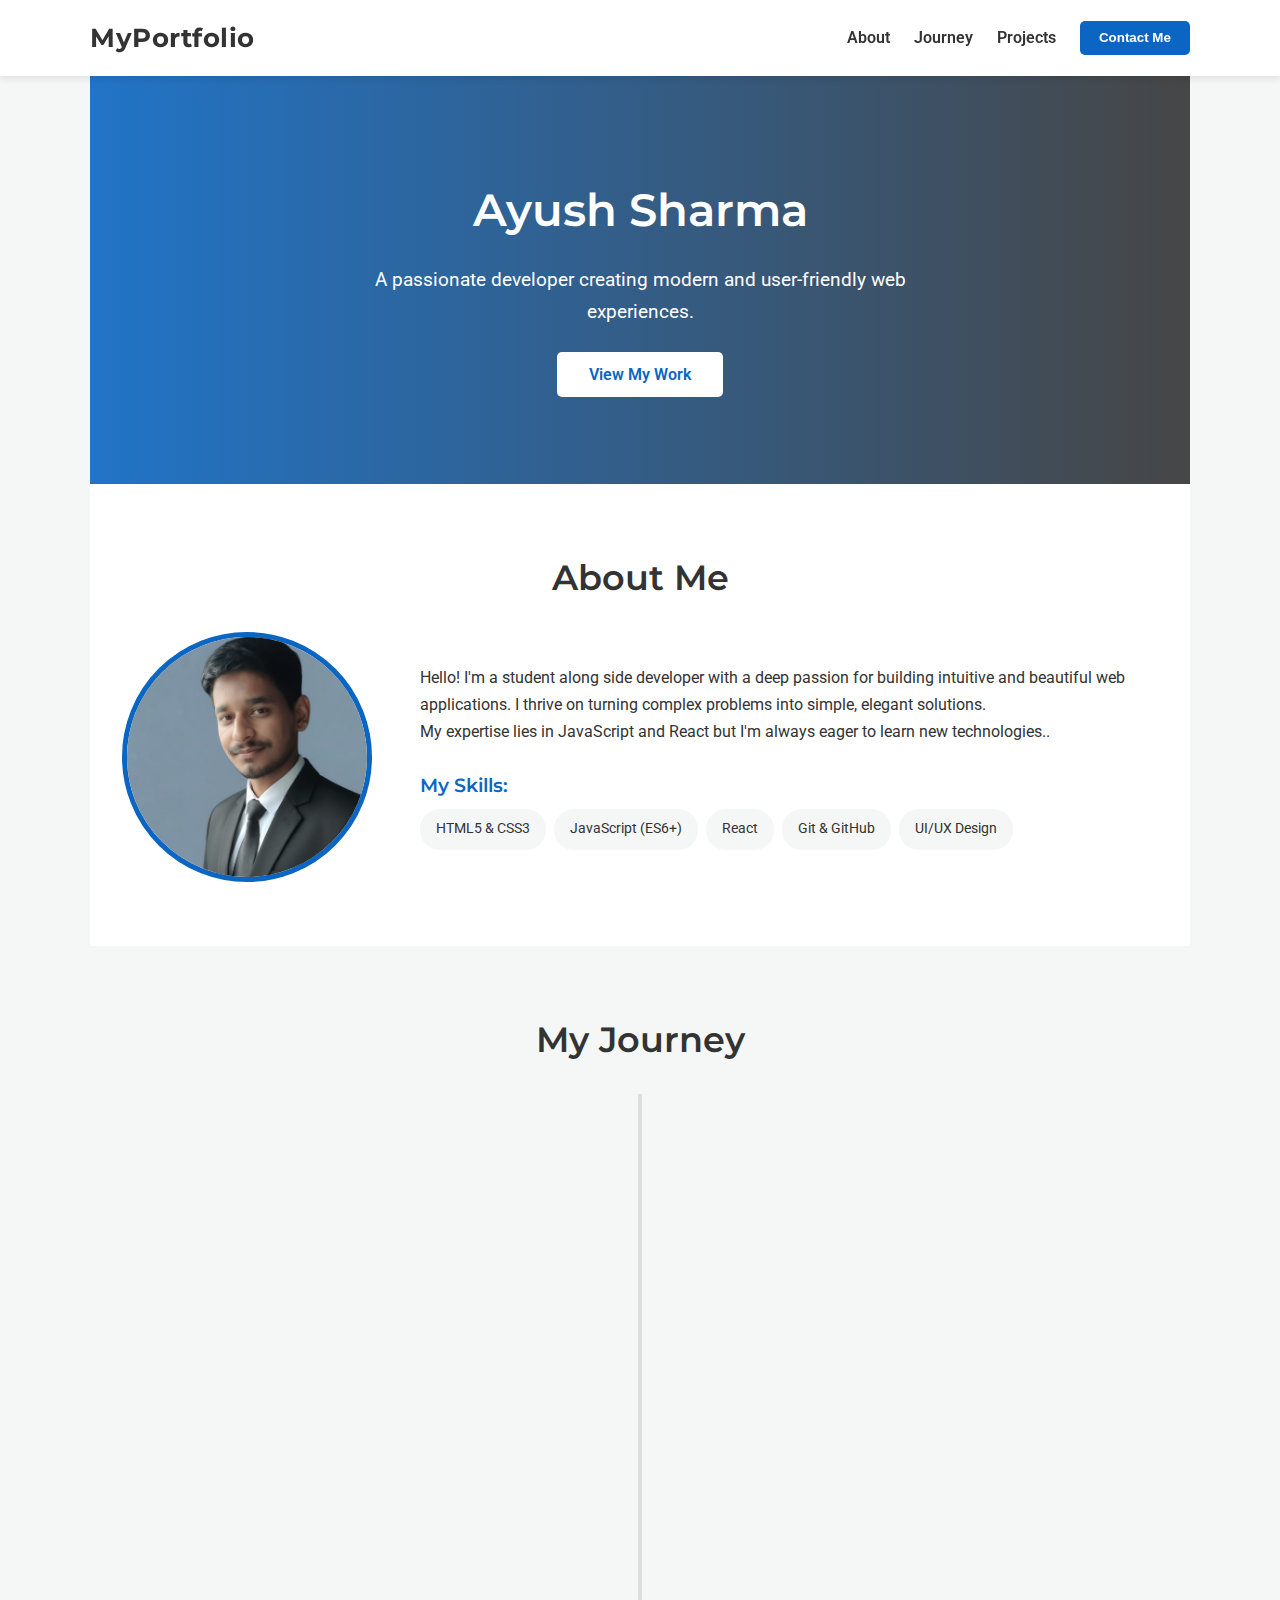
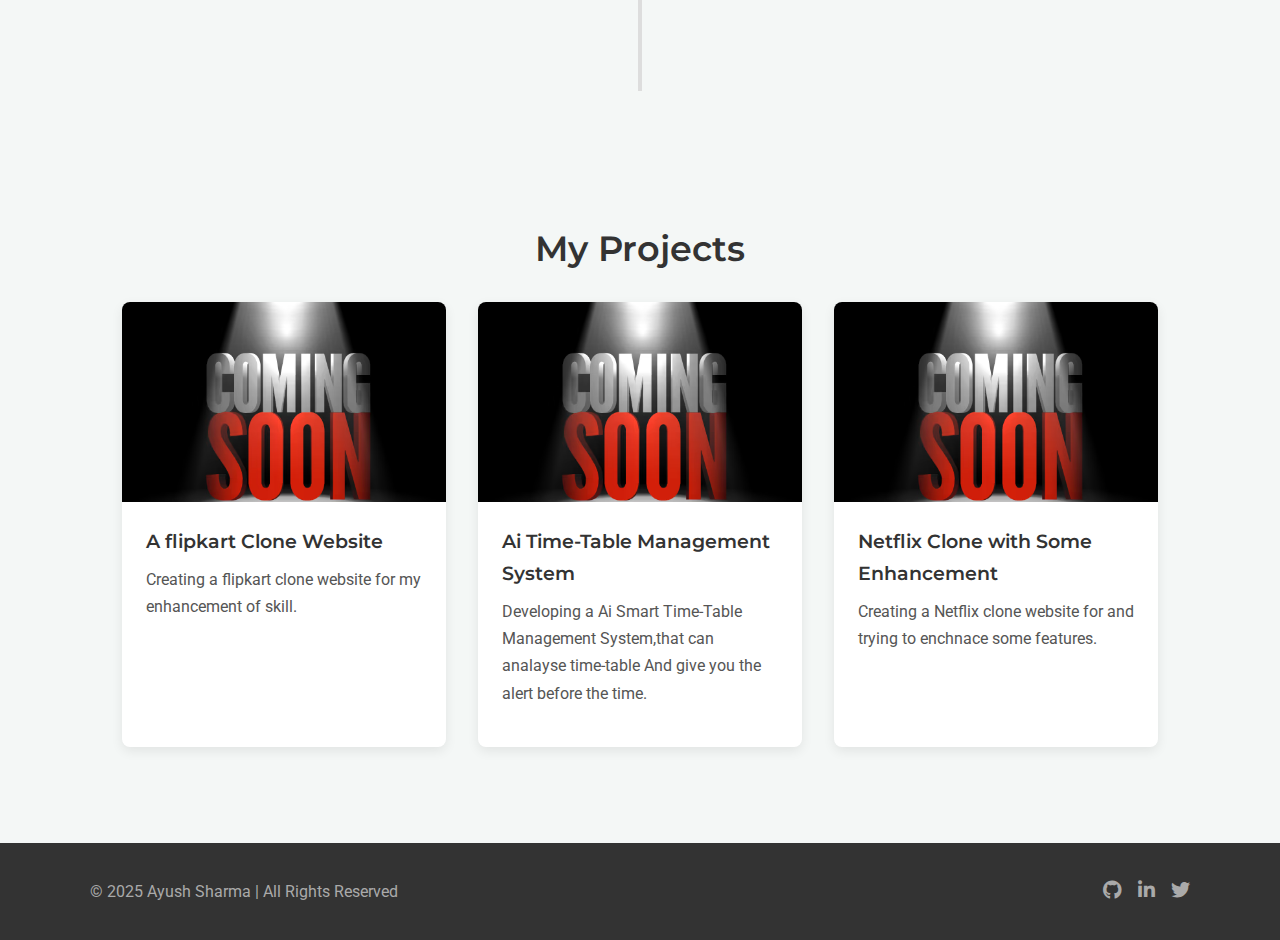
<file: index.html>
<!DOCTYPE html>
<html lang="en">
<head>
  <meta charset="UTF-8" />
  <meta name="viewport" content="width=device-width, initial-scale=1.0" />
  <title>My Professional Portfolio</title>
  <link rel="stylesheet" href="script.css" />
  <link href="https://fonts.googleapis.com/css2?family=Montserrat:wght@400;600&family=Roboto:wght@400;700&display=swap" rel="stylesheet">
  <link rel="stylesheet" href="https://cdnjs.cloudflare.com/ajax/libs/font-awesome/6.0.0-beta3/css/all.min.css">
</head>
<body>

  <header>
    <nav>
      <a href="#" class="nav-logo"><h1>MyPortfolio</h1></a>
      <ul id="nav-links">
        <li><a href="#about">About</a></li>
        <li><a href="#journey">Journey</a></li>
        <li><a href="#projects">Projects</a></li>
        <li><button id="contact-btn" class="nav-contact-btn">Contact Me</button></li>
      </ul>
      <button id="menu-toggle" aria-label="Open navigation menu">
        <i class="fas fa-bars"></i>
      </button>
    </nav>
  </header>

  <main>
    <section id="hero">
      <div class="hero-content">
        <h2>Ayush Sharma</h2>
        <p>A passionate developer creating modern and user-friendly web experiences.</p>
        <a href="#projects" class="cta-button">View My Work</a>
      </div>
    </section>

    <section id="about">
      <h2>About Me</h2>
      <div class="about-content">
        <img src="ayush.jpg" class="profile-pic"> 
        <div class="about-text">
          <p>Hello! I'm a student along side developer with a deep passion for building intuitive and beautiful web applications. I thrive on turning complex problems into simple, elegant solutions.</p>
          <p>My expertise lies in JavaScript and React but I'm always eager to learn new technologies..</p>
          <h3>My Skills:</h3>
          <ul class="skills-list">
            <li>HTML5 & CSS3</li>
            <li>JavaScript (ES6+)</li>
            <li>React</li>
            <li>Git & GitHub</li>
            <li>UI/UX Design</li>
          </ul>
        </div>
      </div>
    </section>

    <section id="journey">
      <h2>My Journey</h2>
      <div class="timeline-container">
        
        <div class="timeline-item">
          <div class="timeline-content">
            <h3>B.Tech CSE</h3>
            <span class="timeline-date">2025 - Present</span>
            <p>Currently in Parul University completing my Bachelore's Degree.</p>
          </div>
          <div class="timeline-icon"><i class="fas fa-briefcase"></i></div>
        </div>
        
        <div class="timeline-item">
          <div class="timeline-content">
            <h3>Anand Prep. Public School</h3>
            <span class="timeline-date">2023 - 2025</span>
            <p>Completed my 12th schooling.</p>
          </div>
          <div class="timeline-icon"><i class="fas fa-laptop-code"></i></div>
        </div>

        <div class="timeline-item">
          <div class="timeline-content">
            <h3>Sunshine Prep./High School</h3>
            <span class="timeline-date">2022 - 2023</span>
            <p>completed my 10th schooling.</p>
          </div>
          <div class="timeline-icon"><i class="fas fa-graduation-cap"></i></div>
        </div>

      </div>
    </section>
  </main>
  <section id="projects">
      <h2>My Projects</h2>
      <div class="project-grid">

        <div class="project-card">
          <img src="commingsoon.jpg" alt="Project 1 Thumbnail">
          <h3>A flipkart Clone Website</h3>
          <p>Creating a flipkart clone website for my enhancement of skill.</p>
          <div class="project-links">
            
          </div>
        </div>

        <div class="project-card">
          <img src="commingsoon.jpg" alt="Project 2 Thumbnail">
          <h3>Ai Time-Table Management System</h3>
          <p>Developing a Ai Smart Time-Table Management System,that can analayse time-table And give you the alert before the time.</p>
          <div class="project-links">
       
          </div>
        </div>

        <div class="project-card">
          <img src="commingsoon.jpg" alt="Project 3 Thumbnail">
          <h3>Netflix Clone with Some Enhancement</h3>
          <p>Creating a Netflix clone website for and trying to enchnace some features.</p>
          <div class="project-links">
      
          </div>
        </div>

      </div>
    </section>

  </main>

  <div id="form-modal" class="modal">
    <div class="modal-content">
      <span class="close-btn">&times;</span>
      <h2>Get In Touch</h2>
      <form id="registration-form">
        <input type="text" id="reg-name" placeholder="Your Name" required />
        <input type="email" id="reg-email" placeholder="Your Email" required />
        <input type="tel" id="reg-phone" placeholder="Your Phone" required />
        <textarea id="reg-message" placeholder="Your Message" required></textarea>
        <button type="submit">Submit</button>
      </form>
      <p id="form-status"></p>
    </div>
  </div>

  <footer>
    <div class="footer-content">
      <p>&copy; 2025 Ayush Sharma | All Rights Reserved</p>
      <div class="social-links">
        <a href="#" aria-label="GitHub"><i class="fab fa-github"></i></a>
        <a href="#" aria-label="LinkedIn"><i class="fab fa-linkedin-in"></i></a>
        <a href="#" aria-label="Twitter"><i class="fab fa-twitter"></i></a>
      </div>
    </div>
  </footer>

  <script src="script.js"></script>
</body>

</html>
</file>
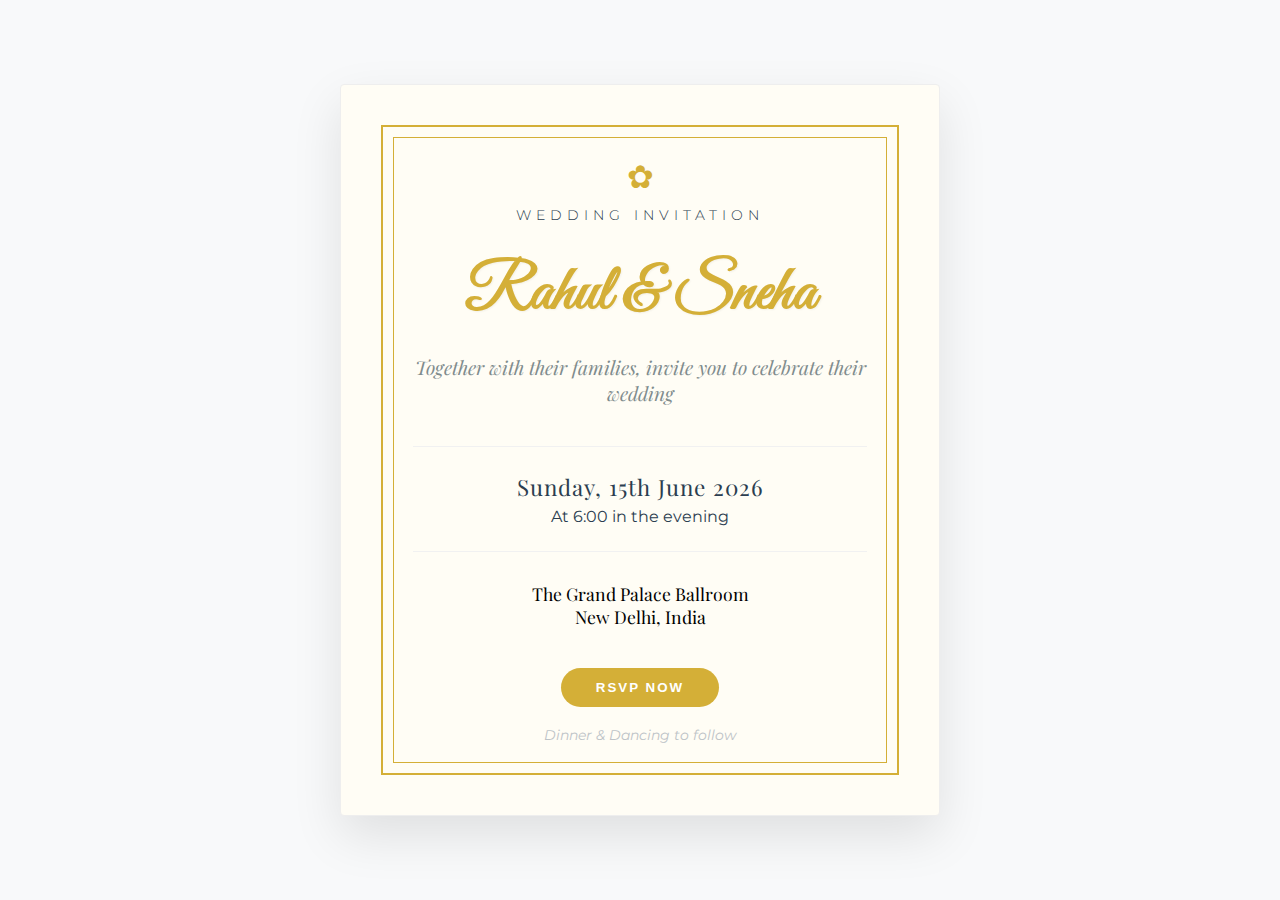
<file: Wedding-Card/index.html>
<!DOCTYPE html>
<html lang="en">

<head>
    <meta charset="UTF-8">
    <meta name="viewport" content="width=device-width, initial-scale=1.0">
    <title>Wedding Invitation</title>
    <link rel="stylesheet" href="style.css">
    <link
        href="https://fonts.googleapis.com/css2?family=Great+Vibes&family=Playfair+Display:ital,wght@0,400;0,700;1,400&family=Montserrat:wght@300;400&display=swap"
        rel="stylesheet">
</head>

<body>
    <div class="wedding-container">
        <div class="card-outline">
            <header class="card-header">
                <p class="ornament">✿</p>
                <h3>Wedding Invitation</h3>
            </header>

            <main class="card-body">
                <h1 class="names">Rahul & Sneha</h1>
                <p class="invite-text">Together with their families, invite you to celebrate their wedding</p>

                <div class="event-details">
                    <div class="detail-item">
                        <span class="date">Sunday, 15th June 2026</span>
                        <span class="time">At 6:00 in the evening</span>
                    </div>
                </div>

                <div class="location">
                    <p>The Grand Palace Ballroom</p>
                    <p>New Delhi, India</p>
                </div>

                <div class="footer-ornament">
                    <button class="rsvp-btn">RSVP Now</button>
                    <p class="footnote">Dinner & Dancing to follow</p>
                </div>
            </main>
        </div>
    </div>
</body>

</html>
</file>
<file: script.css>
:root {
  --primary-color: #0a66c2; /* A professional blue */
  --secondary-color: #333;
  --light-color: #fff;
  --bg-color: #f4f7f6;
  --grey-text: #555;
  --border-color: #ddd;
  --shadow: 0 4px 12px rgba(0, 0, 0, 0.08);
  --font-heading: 'Montserrat', sans-serif;
  --font-body: 'Roboto', sans-serif;
}

* {
  margin: 0;
  padding: 0;
  box-sizing: border-box;
}

html {
  scroll-behavior: smooth;
}

body {
  font-family: var(--font-body);
  background: var(--bg-color);
  color: var(--secondary-color);
  line-height: 1.7;
  overflow-x: hidden;
}

h1, h2, h3 {
  font-family: var(--font-heading);
  font-weight: 600;
  color: var(--secondary-color);
}

h2 {
  font-size: 2.2rem;
  margin-bottom: 1.5rem;
  text-align: center;
}

section {
  padding: 4rem 2rem;
  max-width: 1100px;
  margin: 0 auto;
}

header {
  background: var(--light-color);
  padding: 1rem 2rem;
  box-shadow: 0 2px 8px rgba(0, 0, 0, 0.1);
  position: sticky;
  top: 0;
  z-index: 100;
}

nav {
  display: flex;
  justify-content: space-between;
  align-items: center;
  max-width: 1100px;
  margin: 0 auto;
}

.nav-logo h1 {
  font-size: 1.5rem;
  color: var(--primary-color);
  text-decoration: none;
}

.nav-logo {
  text-decoration: none; /* Remove underline from the link */
}

.nav-logo h1 {
  font-size: 1.6rem; /* Slightly larger */
  color: var(--secondary-color); /* Make "My" dark */
  font-weight: 700; /* Bolder */
  letter-spacing: 0.5px;
  margin: 0; /* Ensure no default margin */
}

.nav-logo h1 span {
  color: var(--primary-color); /* Make "Portfolio" the accent color */
  font-weight: 400; /* Lighter weight */
}

nav ul {
  list-style: none;
  display: flex;
  gap: 1.5rem;
  align-items: center;
}

nav ul li a {
  color: var(--secondary-color);
  text-decoration: none;
  font-weight: 600;
  transition: color 0.3s ease;
}

nav ul li a:hover {
  color: var(--primary-color);
}

.nav-contact-btn {
  background: var(--primary-color);
  color: var(--light-color);
  border: none;
  padding: 0.6rem 1.2rem;
  border-radius: 5px;
  cursor: pointer;
  font-weight: 600;
  transition: background 0.3s ease;
}

.nav-contact-btn:hover {
  background: #0855a0;
}

#menu-toggle {
  display: none;
  background: none;
  border: none;
  font-size: 1.5rem;
  color: var(--secondary-color);
  cursor: pointer;
}

#hero {
  background: linear-gradient(to right, rgba(10, 102, 194, 0.9), rgba(51, 51, 51, 0.9)), url('https://via.placeholder.com/1500x800') no-repeat center center/cover;
  color: var(--light-color);
  text-align: center;
  padding: 6rem 2rem;
}

#hero h2 {
  font-size: 2.8rem;
  color: var(--light-color);
  margin-bottom: 1rem;
}

#hero p {
  font-size: 1.2rem;
  margin-bottom: 2rem;
  max-width: 600px;
  margin-left: auto;
  margin-right: auto;
}

.cta-button {
  background: var(--light-color);
  color: var(--primary-color);
  padding: 0.8rem 2rem;
  text-decoration: none;
  font-weight: 600;
  border-radius: 5px;
  transition: all 0.3s ease;
}

.cta-button:hover {
  background: #eee;
  transform: translateY(-2px);
}


#about {
  background: var(--light-color);
}
.about-content {
  display: flex;
  gap: 3rem;
  align-items: center;
}

.profile-pic {
  width: 250px;
  height: 250px;
  border-radius: 50%;
  object-fit: cover;
  border: 5px solid var(--primary-color);
}

.about-text {
  flex: 1;
}

.about-text h3 {
  margin-top: 1.5rem;
  margin-bottom: 0.5rem;
  color: var(--primary-color);
}

.skills-list {
  list-style: none;
  display: flex;
  flex-wrap: wrap;
  gap: 0.5rem;
}

.skills-list li {
  background: var(--bg-color);
  padding: 0.5rem 1rem;
  border-radius: 20px;
  font-size: 0.9rem;
}


.timeline-container {
  position: relative;
  max-width: 800px;
  margin: 0 auto;
}


.timeline-container::before {
  content: '';
  position: absolute;
  left: 50%;
  top: 0;
  bottom: 0;
  width: 4px;
  background: var(--border-color);
  transform: translateX(-50%);
}

.timeline-item {
  position: relative;
  width: 50%;
  padding: 1rem 2rem;
  /* Animation setup */
  opacity: 0;
  transform: translateY(30px);
  transition: opacity 0.6s ease-out, transform 0.6s ease-out;
}

.timeline-item:nth-child(odd) {
  left: 0;
  padding-right: 3rem;
}

.timeline-item:nth-child(even) {
  left: 50%;
  padding-left: 3rem;
}

.timeline-content {
  background: var(--light-color);
  padding: 1.5rem;
  border-radius: 8px;
  box-shadow: var(--shadow);
  position: relative;
}

.timeline-date {
  font-size: 0.9rem;
  color: var(--primary-color);
  font-weight: 600;
  margin-bottom: 0.5rem;
  display: inline-block;
}

.timeline-content h3 {
  margin-bottom: 0.3rem;
}

/* icon dot on the line */
.timeline-icon {
  position: absolute;
  top: 20px;
  width: 40px;
  height: 40px;
  background: var(--primary-color);
  color: var(--light-color);
  border-radius: 50%;
  display: flex;
  justify-content: center;
  align-items: center;
  font-size: 1.2rem;
  z-index: 10;
}

.timeline-item:nth-child(odd) .timeline-icon {
  right: -20px;
}

.timeline-item:nth-child(even) .timeline-icon {
  left: -20px;
}

/* JS will add */
.timeline-item.show {
  opacity: 1;
  transform: translateY(0);
}

/* project section */
.project-grid {
  display: grid;
  grid-template-columns: repeat(auto-fit, minmax(300px, 1fr));
  gap: 2rem;
}

.project-card {
  background: var(--light-color);
  border-radius: 8px;
  box-shadow: var(--shadow);
  overflow: hidden;
  display: flex;
  flex-direction: column;
  transition: transform 0.3s ease, box-shadow 0.3s ease;
}

.project-card:hover {
  transform: translateY(-5px);
  box-shadow: 0 8px 20px rgba(0, 0, 0, 0.1);
}

.project-card img {
  width: 100%;
  height: 200px;
  object-fit: cover;
}

.project-card h3 {
  padding: 1.5rem 1.5rem 0.5rem 1.5rem;
}

.project-card p {
  padding: 0 1.5rem 1rem 1.5rem;
  flex-grow: 1;
  color: var(--grey-text);
}

.project-links {
  padding: 0 1.5rem 1.5rem 1.5rem;
  display: flex;
  gap: 1rem;
}

.project-links a {
  background: var(--primary-color);
  color: var(--light-color);
  text-decoration: none;
  padding: 0.5rem 1rem;
  border-radius: 5px;
  font-weight: 600;
  transition: background 0.3s ease;
}

.project-links a:hover {
  background: #0855a0;
}

.project-links a:last-child {
  background: var(--secondary-color);
}
.project-links a:last-child:hover {
  background: #222;
}


.modal {
  display: none;
  position: fixed;
  top: 0; left: 0;
  width: 100%; height: 100%;
  background: rgba(0, 0, 0, 0.6);
  justify-content: center;
  align-items: center;
  z-index: 1000;
  animation: fadeIn 0.3s ease-in-out;
}

@keyframes fadeIn {
  from { opacity: 0; }
  to { opacity: 1; }
}

.modal-content {
  background: #fff;
  padding: 2.5rem;
  border-radius: 12px;
  width: 90%;
  max-width: 500px;
  position: relative;
  box-shadow: 0 8px 24px rgba(0, 0, 0, 0.2);
  animation: slideUp 0.4s ease-out;
}

@keyframes slideUp {
  from { transform: translateY(50px); opacity: 0; }
  to { transform: translateY(0); opacity: 1; }
}

.close-btn {
  position: absolute;
  top: 15px; right: 20px;
  font-size: 1.8rem;
  cursor: pointer;
  color: #888;
}


form input,
form textarea {
  width: 100%;
  margin-bottom: 1rem;
  padding: 0.8rem;
  border: 1px solid var(--border-color);
  border-radius: 6px;
  font-size: 1rem;
  font-family: var(--font-body);
  transition: border-color 0.3s ease;
}

form input:focus,
form textarea:focus {
  border-color: var(--primary-color);
  outline: none;
}

form button {
  padding: 0.8rem 1.5rem;
  background: var(--primary-color);
  color: #fff;
  border: none;
  border-radius: 6px;
  cursor: pointer;
  font-size: 1rem;
  transition: background 0.3s ease;
}

form button:hover {
  background: #0855a0;
}

#form-status {
  margin-top: 1rem;
  font-weight: bold;
}

footer {
  text-align: center;
  padding: 2rem;
  background: var(--secondary-color);
  color: #aaa;
  margin-top: 2rem;
}

.footer-content {
  max-width: 1100px;
  margin: 0 auto;
  display: flex;
  justify-content: space-between;
  align-items: center;
}

.social-links {
  display: flex;
  gap: 1rem;
}

.social-links a {
  color: #aaa;
  font-size: 1.2rem;
  transition: color 0.3s ease;
}

.social-links a:hover {
  color: var(--light-color);
}


@media (max-width: 768px) {
  /* Stack nav items */
  nav ul {
    display: none;
    flex-direction: column;
    background: var(--light-color);
    position: absolute;
    top: 70px; /* Height of header */
    right: 0;
    width: 100%;
    padding: 1rem;
    box-shadow: 0 8px 16px rgba(0,0,0,0.1);
    transform: translateX(100%);
    transition: transform 0.3s ease-in-out;
  }

  nav ul.show {
    display: flex;
    transform: translateX(0);
  }

  #menu-toggle {
    display: block;
  }

  /* Stack about section */
  .about-content {
    flex-direction: column;
    text-align: center;
  }

  /* Stack timeline */
  .timeline-container::before {
    left: 20px; /* Move line to the left */
  }
  
  .timeline-item,
  .timeline-item:nth-child(even) {
    width: 100%;
    left: 0;
    padding-left: 3.5rem; /* Space for line and icon */
    padding-right: 1rem;
  }

  .timeline-icon,
  .timeline-item:nth-child(odd) .timeline-icon,
  .timeline-item:nth-child(even) .timeline-icon {
    left: 0; /* Align all icons to the line */
  }
  
  /* Stack footer */
  .footer-content {
    flex-direction: column;
    gap: 1rem;
  }
}

@media (max-width: 480px) {
  #hero h2 {
    font-size: 2.2rem;
  }
  #hero p {
    font-size: 1rem;
  }
  h2 {
    font-size: 1.8rem;
  }
}
</file>
<file: Wedding-Card/style.css>
:root {
    --gold: #d4af37;
    --cream: #fffdf5;
    --charcoal: #2c3e50;
    --rose: #e91e63;
    --vignette: rgba(0, 0, 0, 0.05);
}

* {
    margin: 0;
    padding: 0;
    box-sizing: border-box;
}

body {
    background-color: #f8f9fa;
    background-image: url('https://www.transparenttextures.com/patterns/natural-paper.png');
    font-family: 'Montserrat', sans-serif;
    display: flex;
    justify-content: center;
    align-items: center;
    min-height: 100vh;
    padding: 20px;
}

.wedding-container {
    background-color: var(--cream);
    width: 100%;
    max-width: 600px;
    padding: 40px;
    box-shadow: 0 20px 50px rgba(0, 0, 0, 0.1);
    border-radius: 4px;
    position: relative;
    overflow: hidden;
    border: 1px solid #eee;
}

.card-outline {
    border: 2px solid var(--gold);
    padding: 30px;
    text-align: center;
    position: relative;
}

.card-outline::before {
    content: '';
    position: absolute;
    top: 10px;
    left: 10px;
    right: 10px;
    bottom: 10px;
    border: 1px solid var(--gold);
    pointer-events: none;
}

.ornament {
    font-size: 2rem;
    color: var(--gold);
    margin-bottom: 10px;
}

.card-header h3 {
    text-transform: uppercase;
    letter-spacing: 5px;
    font-weight: 300;
    color: var(--charcoal);
    margin-bottom: 30px;
    font-size: 0.9rem;
}

.names {
    font-family: 'Great Vibes', cursive;
    font-size: 4rem;
    color: var(--gold);
    margin: 20px 0;
    text-shadow: 1px 1px 2px rgba(0, 0, 0, 0.05);
}

.invite-text {
    font-family: 'Playfair Display', serif;
    font-style: italic;
    font-size: 1.2rem;
    color: #7f8c8d;
    margin-bottom: 40px;
}

.event-details {
    margin-bottom: 30px;
    padding: 20px 0;
    border-top: 1px solid #f1f1f1;
    border-bottom: 1px solid #f1f1f1;
}

.detail-item span {
    display: block;
    margin: 5px 0;
    color: var(--charcoal);
    font-weight: 400;
}

.date {
    font-family: 'Playfair Display', serif;
    font-size: 1.4rem;
    letter-spacing: 1px;
}

.location {
    font-family: 'Playfair Display', serif;
    font-size: 1.1rem;
    margin-bottom: 40px;
}

.rsvp-btn {
    background-color: var(--gold);
    color: white;
    border: none;
    padding: 12px 35px;
    text-transform: uppercase;
    letter-spacing: 2px;
    font-weight: 600;
    border-radius: 30px;
    cursor: pointer;
    transition: all 0.3s ease;
    margin-bottom: 20px;
}

.rsvp-btn:hover {
    background-color: #b8952e;
    transform: scale(1.05);
    box-shadow: 0 4px 15px rgba(212, 175, 55, 0.4);
}

.footnote {
    font-style: italic;
    color: #bdc3c7;
    font-size: 0.85rem;
}

@media (max-width: 480px) {
    .names {
        font-size: 3rem;
    }

    .wedding-container {
        padding: 20px;
    }
}
</file>
